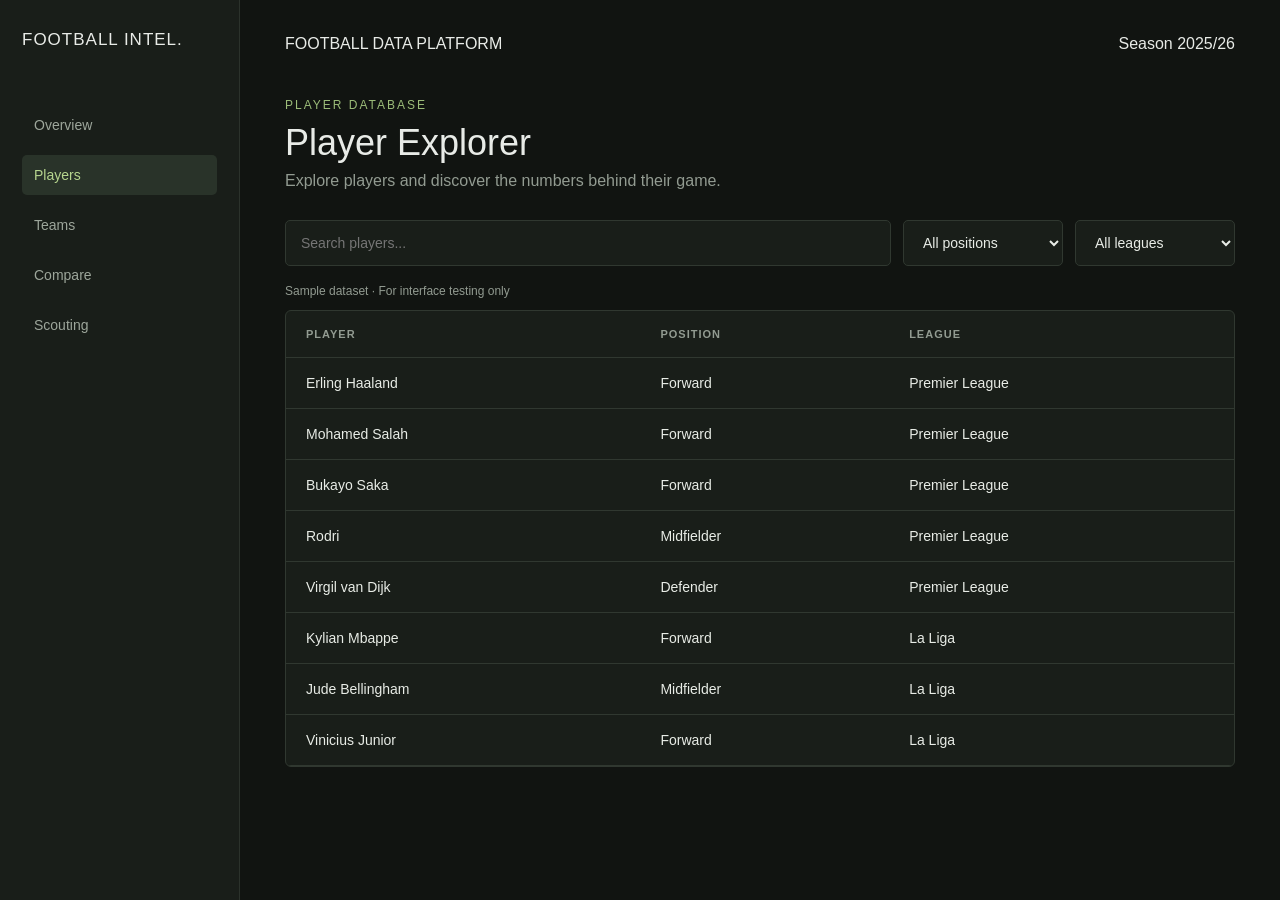
<file: frontend/pages/players.html>
<!DOCTYPE html>
<html lang="en">
<head>
    <meta charset="UTF-8">
    <meta name="viewport" content="width=device-width, initial-scale=1.0">
    <title>Players | Football Intelligence</title>
    <link rel="stylesheet" href="../css/style.css">
    <link rel="stylesheet" href="../css/players.css">
</head>
<body>

    <aside class="sidebar">
        <div class="logo">FOOTBALL INTEL.</div>

        <nav>
            <a href="../index.html">Overview</a>
            <a href="players.html" class="active">Players</a>
            <a href="#">Teams</a>
            <a href="#">Compare</a>
            <a href="#">Scouting</a>
        </nav>
    </aside>

    <main class="main-content">
        <header class="topbar">
            <span>FOOTBALL DATA PLATFORM</span>
            <span>Season 2025/26</span>
        </header>

        <section class="players-heading">
            <p class="eyebrow">PLAYER DATABASE</p>
            <h1>Player Explorer</h1>
            <p>Explore players and discover the numbers behind their game.</p>
        </section>

        <section class="player-controls">
            <input
                type="text"
                id="searchInput"
                placeholder="Search players..."
            >

            <select id="positionFilter">
                <option value="all">All positions</option>
                <option value="Forward">Forward</option>
                <option value="Midfielder">Midfielder</option>
                <option value="Defender">Defender</option>
                <option value="Goalkeeper">Goalkeeper</option>
            </select>

            <select id="leagueFilter">
                <option value="all">All leagues</option>
                <option value="Premier League">Premier League</option>
                <option value="La Liga">La Liga</option>
            </select>
        </section>

        <p class="sample-note">Sample dataset · For interface testing only</p>

        <section class="player-table">
            <table>
                <thead>
                    <tr>
                        <th>PLAYER</th>
                        <th>POSITION</th>
                        <th>LEAGUE</th>
                    </tr>
                </thead>
                <tbody id="playerList"></tbody>
            </table>

            <p id="emptyMessage" hidden>No players found.</p>
        </section>
    </main>

    <script src="../js/players.js"></script>
</body>
</html>
</file>
<file: frontend/css/style.css>
* {
    margin: 0;
    padding: 0;
    box-sizing: border-box;
}

body {
    font-family: Arial, sans-serif;
    background: #111411;
    color: #e8ebe7;
    display: flex;
    min-height: 100vh;
}

/* Sidebar */

.sidebar {
    width: 240px;
    background: #191e19;
    border-right: 1px solid #2b322b;
    padding: 30px 22px;
    display: flex;
    flex-direction: column;
    flex-shrink: 0;
}

.logo {
    font-size: 17px;
    letter-spacing: 1px;
    margin-bottom: 55px;
}

.logo span {
    color: #9cbd79;
}

nav {
    display: flex;
    flex-direction: column;
    gap: 10px;
}

nav a {
    text-decoration: none;
    color: #9da69b;
    padding: 12px;
    border-radius: 5px;
    font-size: 14px;
}

nav a:hover,
nav a.active {
    background: #293329;
    color: #b6d58e;
}

.sidebar-footer {
    margin-top: auto;
    font-size: 13px;
    line-height: 1.8;
}

.sidebar-footer small {
    color: #899187;
}

/* Main content */

.main-content {
    flex: 1;
    padding: 35px 45px;
    max-width: 1600px;
    margin: 0 auto;
}

.topbar {
    display: flex;
    justify-content: space-between;
    align-items: center;
    margin-bottom: 30px;
}

.eyebrow {
    color: #9cbd79;
    font-size: 10px;
    letter-spacing: 1.5px;
    margin-bottom: 10px;
}

h1 {
    font-size: 28px;
    font-weight: 500;
}

.season {
    color: #b7beb4;
    border: 1px solid #343b34;
    padding: 10px 15px;
    font-size: 12px;
}

/* Welcome section */

.welcome {
    background: #29352a;
    border: 1px solid #3b493a;
    border-radius: 8px;
    padding: 42px;
    margin-bottom: 25px;
}

.welcome h2 {
    font-size: clamp(27px, 4vw, 42px);
    line-height: 1.2;
    font-weight: 500;
    margin-bottom: 15px;
}

.welcome p:last-child {
    color: #b6c0b3;
    font-size: 14px;
}

/* Statistics */

.stats-grid {
    display: grid;
    grid-template-columns: repeat(4, 1fr);
    gap: 15px;
    margin-bottom: 45px;
}

.stat-card {
    background: #191e19;
    border: 1px solid #2b322b;
    border-radius: 7px;
    padding: 22px;
}

.stat-card p {
    color: #a4ada1;
    font-size: 13px;
}

.stat-card h2 {
    font-size: 30px;
    margin: 16px 0 8px;
    font-weight: 500;
}

.stat-card small {
    color: #7f897d;
    font-size: 11px;
}

/* Explore section */

.section-heading {
    margin-bottom: 20px;
}

.section-heading h2 {
    font-size: 22px;
    font-weight: 500;
}

.explore-grid {
    display: grid;
    grid-template-columns: repeat(3, 1fr);
    gap: 15px;
}

.explore-card {
    background: #191e19;
    border: 1px solid #2b322b;
    border-radius: 7px;
    padding: 25px;
    min-height: 170px;
    transition: border-color 0.2s;
}

.explore-card:hover {
    border-color: #829b6b;
}

.explore-card span {
    font-size: 10px;
    color: #9cbd79;
    letter-spacing: 1px;
}

.explore-card h3 {
    margin: 25px 0 10px;
    font-size: 17px;
    font-weight: 500;
}

.explore-card p {
    color: #9da69b;
    font-size: 13px;
    line-height: 1.6;
}

/* Footer */

footer {
    border-top: 1px solid #2b322b;
    margin-top: 55px;
    padding-top: 20px;
    color: #7f897d;
    font-size: 12px;
}

/* Responsive */

@media (max-width: 900px) {
    .stats-grid {
        grid-template-columns: repeat(2, 1fr);
    }

    .explore-grid {
        grid-template-columns: 1fr;
    }
}

@media (max-width: 600px) {
    .sidebar {
        display: none;
    }

    .main-content {
        padding: 25px 18px;
    }

    .welcome {
        padding: 25px;
    }
}
</file>
<file: frontend/css/players.css>
.players-heading {
    margin: 45px 0 30px;
}

.players-heading h1 {
    font-size: 36px;
    margin: 8px 0;
}

.players-heading p {
    color: #929b91;
}

.eyebrow {
    color: #9cbd79 !important;
    font-size: 12px;
    letter-spacing: 2px;
}

.player-controls {
    display: flex;
    gap: 12px;
    margin-bottom: 18px;
    flex-wrap: wrap;
}

.player-controls input,
.player-controls select {
    background: #191e19;
    color: #e8ece6;
    border: 1px solid #303830;
    padding: 13px 15px;
    border-radius: 5px;
    font-size: 14px;
}

.player-controls input {
    flex: 1;
    min-width: 200px;
}

.player-controls select {
    min-width: 160px;
}

.sample-note {
    color: #929b91;
    font-size: 12px;
    margin-bottom: 12px;
}

.player-table {
    background: #191e19;
    border: 1px solid #303830;
    border-radius: 6px;
    overflow-x: auto;
}

.player-table table {
    width: 100%;
    border-collapse: collapse;
    text-align: left;
}

.player-table th,
.player-table td {
    padding: 17px 20px;
    border-bottom: 1px solid #303830;
}

.player-table th {
    color: #929b91;
    font-size: 11px;
    letter-spacing: 1px;
}

.player-table td {
    color: #e8ece6;
    font-size: 14px;
}

.player-table tbody tr:hover {
    background: #222a22;
}

#emptyMessage {
    color: #929b91;
    padding: 20px;
}
</file>
